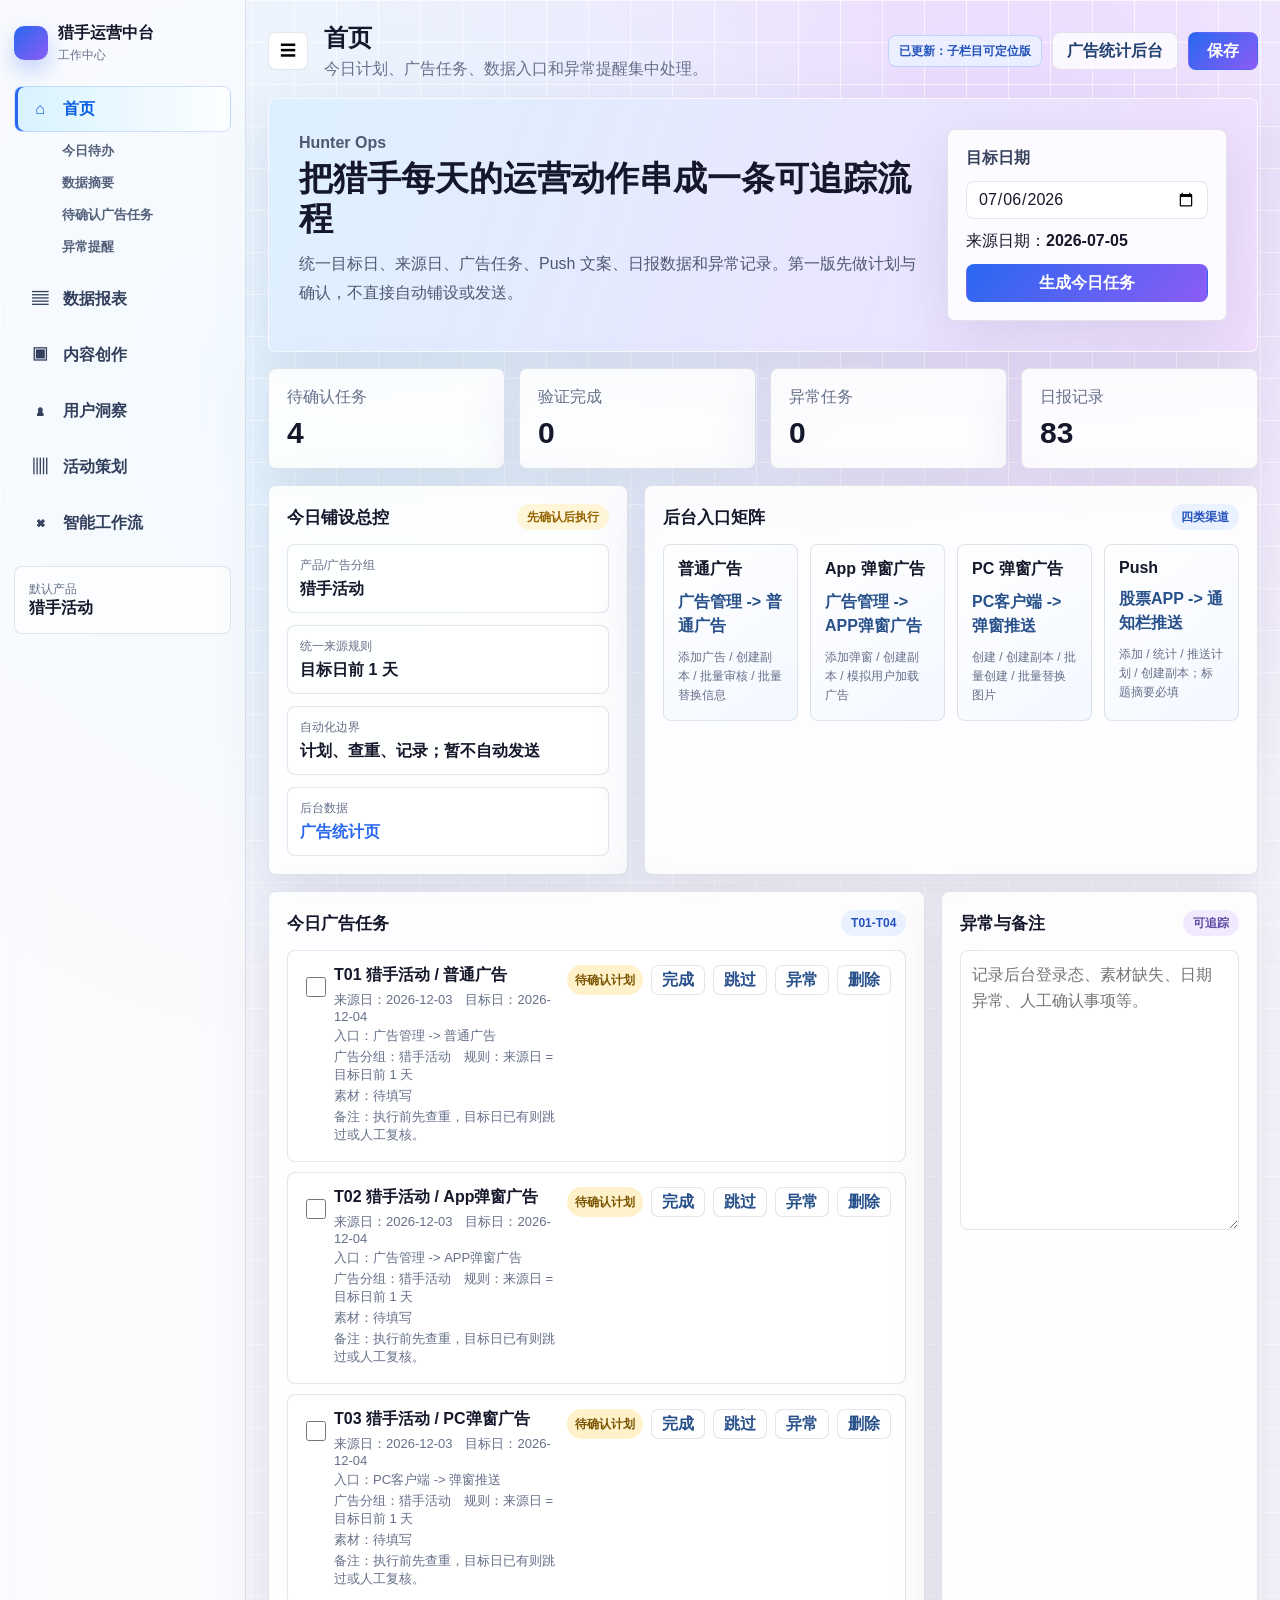
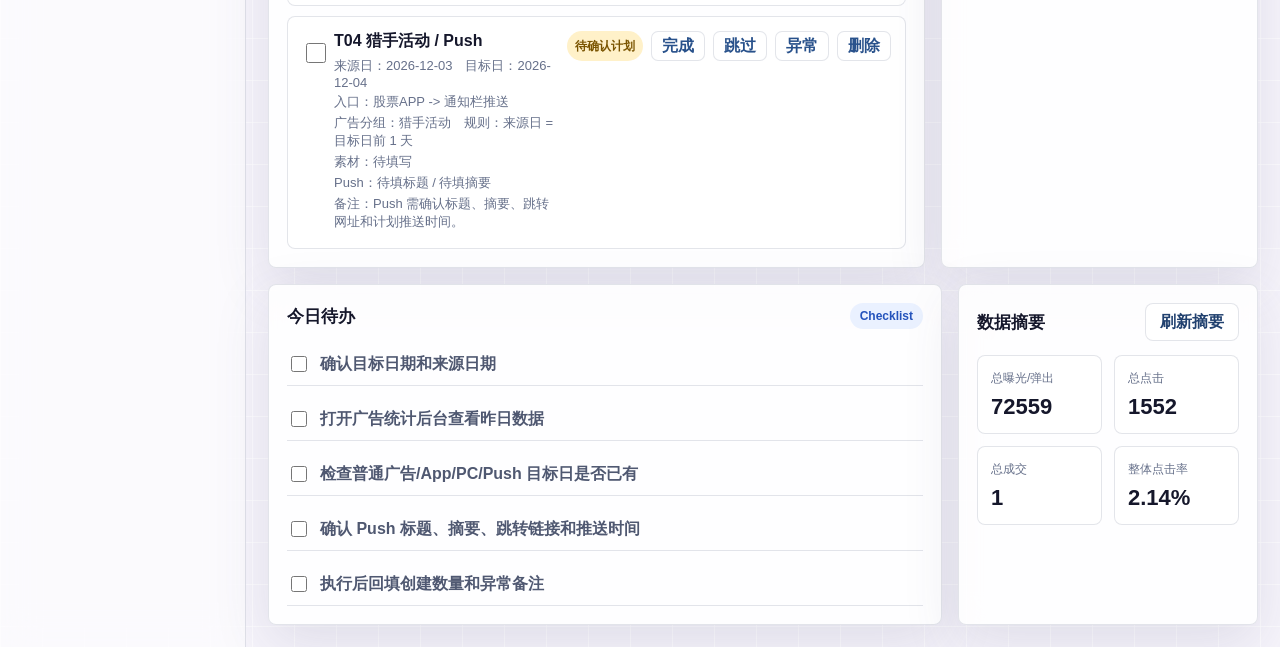
<file: index.html>
<!doctype html>
<html lang="zh-CN">
<head>
  <meta charset="utf-8">
  <meta name="viewport" content="width=device-width, initial-scale=1">
  <title>猎手运营中台</title>
  <link rel="stylesheet" href="./styles.css">
</head>
<body>
  <div class="app-shell">
    <aside class="sidebar">
      <div class="brand">
        <div class="brand-mark"></div>
        <div>
          <strong>猎手运营中台</strong>
          <span>工作中心</span>
        </div>
      </div>
      <nav class="nav" aria-label="主导航">
        <div class="nav-group active">
          <button class="nav-item active" data-view="home">
            <span class="icon">⌂</span>
            <span>首页</span>
          </button>
          <div class="subnav">
            <button data-view="home" data-anchor="homeTodo">今日待办</button>
            <button data-view="home" data-anchor="homeSummary">数据摘要</button>
            <button data-view="home" data-anchor="homeTasks">待确认广告任务</button>
            <button data-view="home" data-anchor="homeExceptions">异常提醒</button>
          </div>
        </div>
        <div class="nav-group">
          <button class="nav-item" data-view="reports">
            <span class="icon">▤</span>
            <span>数据报表</span>
          </button>
          <div class="subnav">
            <button data-view="reports" data-anchor="reportSource">后台广告统计入口</button>
            <button data-view="reports" data-anchor="dataImportPanel,dailyReportPanel">数据导入/手动录入</button>
            <button data-view="reports" data-anchor="dailyHeaderPanel,dailyDetailPanel">日报</button>
            <button data-view="reports" data-anchor="weeklyReportPanel">周报</button>
            <button data-view="reports" data-anchor="monthlyReportPanel">月报</button>
            <button data-view="reports" data-anchor="problemMaterialPanel">问题素材分析</button>
            <button data-view="reports" data-anchor="communityCopyReportPanel">社群文案分析</button>
          </div>
        </div>
        <div class="nav-group">
          <button class="nav-item" data-view="content">
            <span class="icon">▣</span>
            <span>内容创作</span>
          </button>
          <div class="subnav">
            <button data-view="content" data-anchor="communityCopy">社群文案</button>
            <button data-view="content" data-anchor="pushTemplates">Push 标题/摘要</button>
            <button data-view="content" data-anchor="activityCopy">活动话术</button>
            <button data-view="content" data-anchor="liveCopy">直播/课程链接话术</button>
            <button data-view="content" data-anchor="materialNotesPanel">素材备注</button>
          </div>
        </div>
        <div class="nav-group">
          <button class="nav-item" data-view="audience">
            <span class="icon">♟</span>
            <span>用户洞察</span>
          </button>
          <div class="subnav">
            <button data-view="audience" data-anchor="audienceManage">人群分组管理</button>
            <button data-view="audience" data-anchor="highAudiencePanel">高点击人群记录</button>
            <button data-view="audience" data-anchor="lowAudiencePanel">低效人群记录</button>
            <button data-view="audience" data-anchor="backendAudiencePanel">后台目标用户备注</button>
          </div>
        </div>
        <div class="nav-group">
          <button class="nav-item" data-view="campaign">
            <span class="icon">▥</span>
            <span>活动策划</span>
          </button>
          <div class="subnav">
            <button data-view="campaign" data-anchor="campaignCycle">活动周期</button>
            <button data-view="campaign" data-anchor="dailyMaterials">每日素材链接</button>
            <button data-view="campaign" data-anchor="promotionRhythmPanel">推广节奏</button>
            <button data-view="campaign" data-anchor="channelPlanPanel">四类渠道计划</button>
            <button data-view="campaign" data-anchor="campaignReviewPanel">活动复盘</button>
          </div>
        </div>
        <div class="nav-group">
          <button class="nav-item" data-view="workflow">
            <span class="icon">⌘</span>
            <span>智能工作流</span>
          </button>
          <div class="subnav">
            <button data-view="workflow" data-anchor="workflowConfigPanel,workflowTasksPanel">广告计划</button>
            <button data-view="workflow" data-anchor="workflowTasksPanel">T01 普通广告</button>
            <button data-view="workflow" data-anchor="workflowTasksPanel">T02 App弹窗广告</button>
            <button data-view="workflow" data-anchor="workflowTasksPanel">T03 PC弹窗广告</button>
            <button data-view="workflow" data-anchor="pushConfigPanel">T04 Push</button>
            <button data-view="workflow" data-anchor="placementProgressPanel">铺设进度</button>
            <button data-view="workflow" data-anchor="executionResultPanel">异常处理</button>
            <button data-view="workflow" data-anchor="executionResultPanel">执行结果</button>
          </div>
        </div>
      </nav>
      <div class="side-note">
        <span>默认产品</span>
        <strong>猎手活动</strong>
      </div>
    </aside>

    <main class="main">
      <header class="topbar">
        <button class="icon-btn" id="collapseSidebar" title="收起侧栏">☰</button>
        <div>
          <h1 id="pageTitle">首页</h1>
          <p id="pageSubtitle">今日计划、广告任务、数据入口和异常提醒集中处理。</p>
        </div>
        <div class="top-actions">
          <span class="version-badge">已更新：子栏目可定位版</span>
          <a class="ghost-link" href="https://zt.jingzhuan.cn/zt#/operation/circle/sheet/operate/adstat" target="_blank" rel="noreferrer">广告统计后台</a>
          <button class="primary-btn" id="saveAll">保存</button>
        </div>
      </header>

      <section class="view active" id="home">
        <div class="hero-panel">
          <div>
            <p class="eyebrow">Hunter Ops</p>
            <h2>把猎手每天的运营动作串成一条可追踪流程</h2>
            <p>统一目标日、来源日、广告任务、Push 文案、日报数据和异常记录。第一版先做计划与确认，不直接自动铺设或发送。</p>
          </div>
          <div class="date-card">
            <label for="targetDate">目标日期</label>
            <input type="date" id="targetDate">
            <span>来源日期：<strong id="sourceDateText">-</strong></span>
            <button class="primary-btn" id="generateTasks">生成今日任务</button>
          </div>
        </div>

        <div class="metric-grid">
          <article class="metric-card">
            <span>待确认任务</span>
            <strong id="pendingCount">0</strong>
          </article>
          <article class="metric-card">
            <span>验证完成</span>
            <strong id="doneCount">0</strong>
          </article>
          <article class="metric-card">
            <span>异常任务</span>
            <strong id="errorCount">0</strong>
          </article>
          <article class="metric-card">
            <span>日报记录</span>
            <strong id="reportCount">0</strong>
          </article>
        </div>

        <div class="ops-grid">
          <section class="panel" id="homeTasks">
            <div class="panel-head">
              <h3>今日铺设总控</h3>
              <span class="pill warn">先确认后执行</span>
            </div>
            <div class="control-stack">
              <div>
                <span>产品/广告分组</span>
                <strong>猎手活动</strong>
              </div>
              <div>
                <span>统一来源规则</span>
                <strong>目标日前 1 天</strong>
              </div>
              <div>
                <span>自动化边界</span>
                <strong>计划、查重、记录；暂不自动发送</strong>
              </div>
              <div>
                <span>后台数据</span>
                <a href="https://zt.jingzhuan.cn/zt#/operation/circle/sheet/operate/adstat" target="_blank" rel="noreferrer">广告统计页</a>
              </div>
            </div>
          </section>

          <section class="panel wide" id="communityCopy">
            <div class="panel-head">
              <h3>后台入口矩阵</h3>
              <span class="pill">四类渠道</span>
            </div>
            <div class="entry-grid">
              <article>
                <strong>普通广告</strong>
                <p>广告管理 -> 普通广告</p>
                <span>添加广告 / 创建副本 / 批量审核 / 批量替换信息</span>
              </article>
              <article>
                <strong>App 弹窗广告</strong>
                <p>广告管理 -> APP弹窗广告</p>
                <span>添加弹窗 / 创建副本 / 模拟用户加载广告</span>
              </article>
              <article>
                <strong>PC 弹窗广告</strong>
                <p>PC客户端 -> 弹窗推送</p>
                <span>创建 / 创建副本 / 批量创建 / 批量替换图片</span>
              </article>
              <article>
                <strong>Push</strong>
                <p>股票APP -> 通知栏推送</p>
                <span>添加 / 统计 / 推送计划 / 创建副本；标题摘要必填</span>
              </article>
            </div>
          </section>
        </div>

        <div class="two-column">
          <section class="panel" id="homeExceptions">
            <div class="panel-head">
              <h3>今日广告任务</h3>
              <span class="pill">T01-T04</span>
            </div>
            <div class="task-list" id="homeTaskList"></div>
          </section>
          <section class="panel" id="homeTodo">
            <div class="panel-head">
              <h3>异常与备注</h3>
              <span class="pill soft">可追踪</span>
            </div>
            <textarea id="dailyNotes" rows="10" placeholder="记录后台登录态、素材缺失、日期异常、人工确认事项等。"></textarea>
          </section>
        </div>

        <div class="section-grid mt">
          <section class="panel" id="homeSummary">
            <div class="panel-head">
              <h3>今日待办</h3>
              <span class="pill">Checklist</span>
            </div>
            <div class="todo-list">
              <label><input type="checkbox"> 确认目标日期和来源日期</label>
              <label><input type="checkbox"> 打开广告统计后台查看昨日数据</label>
              <label><input type="checkbox"> 检查普通广告/App/PC/Push 目标日是否已有</label>
              <label><input type="checkbox"> 确认 Push 标题、摘要、跳转链接和推送时间</label>
              <label><input type="checkbox"> 执行后回填创建数量和异常备注</label>
            </div>
          </section>
          <section class="panel" id="pushTemplates">
            <div class="panel-head">
              <h3>数据摘要</h3>
              <button class="secondary-btn" id="refreshSummary">刷新摘要</button>
            </div>
            <div class="summary-grid">
              <div><span>总曝光/弹出</span><strong id="summaryImpressions">0</strong></div>
              <div><span>总点击</span><strong id="summaryClicks">0</strong></div>
              <div><span>总成交</span><strong id="summaryDeals">0</strong></div>
              <div><span>整体点击率</span><strong id="summaryRate">-</strong></div>
            </div>
          </section>
        </div>
      </section>

      <section class="view" id="content">
        <div class="section-grid">
          <section class="panel wide">
            <div class="panel-head">
              <h3>社群文案</h3>
              <button class="secondary-btn" id="copyContent">复制文案</button>
            </div>
            <div class="form-grid">
              <label>文案类型
                <select id="copyType">
                  <option>社群文案</option>
                  <option>Push 摘要</option>
                  <option>活动话术</option>
                  <option>直播/课程链接话术</option>
                </select>
              </label>
              <label>渠道
                <select id="copyChannel">
                  <option>社群</option>
                  <option>股票APP Push</option>
                  <option>App 弹窗</option>
                  <option>PC 弹窗</option>
                </select>
              </label>
              <label>当前福利
                <input id="copyBenefit" placeholder="例如：主题猎手限时权益">
              </label>
              <label>链接/占位符
                <input id="copyLink" placeholder="填写课程、活动或落地页链接">
              </label>
            </div>
            <textarea id="copyDraft" rows="10" placeholder="这里生成或沉淀可复制话术。社群和直播话术默认只生成，不自动发送。"></textarea>
          </section>
          <section class="panel" id="materialNotesPanel">
            <div class="panel-head">
              <h3>Push 文案模板</h3>
              <span class="pill warn">标题摘要</span>
            </div>
            <div class="template-list">
              <button class="template-btn" data-template="名额告急！！！|办理主题猎手最高送6个月+1个月，仅剩1000个名额，先到先得，立即抢>>>">名额告急</button>
              <button class="template-btn" data-template="猎手活动限时开放|主题机会跟踪工具已开放，适合关注短线节奏的用户查看>>>">限时开放</button>
              <button class="template-btn" data-template="今晚别错过|猎手活动权益更新，点击查看今日可用福利>>>">今晚提醒</button>
            </div>
          </section>
          <section class="panel" id="workflowConfigPanel">
            <h3>素材备注</h3>
            <textarea id="materialNotes" rows="14" placeholder="记录主素材、备用素材、特殊尺寸图、二维码、临时补图说明。"></textarea>
          </section>
          <section class="panel wide" id="activityCopy">
            <div class="panel-head">
              <h3>活动话术</h3>
              <button class="secondary-btn" data-copy-note="activityCopy">复制</button>
            </div>
            <textarea data-note="activityCopy" rows="8" placeholder="沉淀活动预热、爆发、收口阶段话术。"></textarea>
          </section>
          <section class="panel" id="liveCopy">
            <div class="panel-head">
              <h3>直播/课程链接话术</h3>
              <button class="secondary-btn" data-copy-note="liveCopy">复制</button>
            </div>
            <textarea data-note="liveCopy" rows="8" placeholder="生成置顶或提醒话术，只复制不自动发送、不自动置顶。"></textarea>
          </section>
        </div>
      </section>

      <section class="view" id="audience">
        <div class="section-grid">
          <section class="panel wide" id="audienceManage">
            <div class="panel-head">
              <h3>人群分组记录</h3>
              <button class="secondary-btn" id="addAudienceRow">新增记录</button>
            </div>
            <div class="table-wrap">
              <table>
                <thead>
                  <tr>
                    <th>人群名称/ID</th>
                    <th>表现</th>
                    <th>备注</th>
                  </tr>
                </thead>
                <tbody id="audienceRows"></tbody>
              </table>
            </div>
          </section>
          <section class="panel" id="highAudiencePanel">
            <h3>洞察原则</h3>
            <div class="rule-list">
              <p>只记录和分析，不自动修改后台人群。</p>
              <p>高效图、低效图必须同产品、同渠道、同人群比较。</p>
              <p>人群异常要回到任务编号和广告 ID。</p>
            </div>
          </section>
          <section class="panel" id="lowAudiencePanel">
            <h3>高点击人群记录</h3>
            <textarea data-note="highAudience" rows="10" placeholder="记录点击率、成交、适合广告图方向和对应广告 ID。"></textarea>
          </section>
          <section class="panel">
            <h3>低效人群记录</h3>
            <textarea data-note="lowAudience" rows="10" placeholder="记录弹出高但点击低、点击为 0、成交差的人群。"></textarea>
          </section>
          <section class="panel wide" id="backendAudiencePanel">
            <h3>后台目标用户备注</h3>
            <textarea data-note="backendAudienceNote" rows="8" placeholder="粘贴后台目标用户分组、UID 说明、特殊排除人群和人工确认备注。"></textarea>
          </section>
        </div>
      </section>

      <section class="view" id="campaign">
        <div class="section-grid">
          <section class="panel wide" id="campaignCycle">
            <h3>活动周期</h3>
            <div class="form-grid">
              <label>活动阶段
                <input id="campaignPhase" placeholder="例如：预热 / 爆发 / 收口">
              </label>
              <label>开始日期
                <input data-note="campaignStart" type="date">
              </label>
              <label>结束日期
                <input data-note="campaignEnd" type="date">
              </label>
              <label>主素材链接或路径
                <input id="mainMaterial" placeholder="可填文件夹路径、网页链接或备注">
              </label>
              <label>备用素材链接或路径
                <input id="backupMaterial" placeholder="可填文件夹路径、网页链接或备注">
              </label>
              <label>特殊素材说明
                <input id="specialMaterial" placeholder="特殊尺寸、过期图、二维码、临时补图">
              </label>
            </div>
            <textarea id="campaignPlan" rows="12" placeholder="记录每日推广节奏、素材安排、人工确认事项和复盘结论。"></textarea>
          </section>
          <section class="panel">
            <h3>猎手固定配置</h3>
            <div class="config-list">
              <p><span>后台产品名</span><strong>猎手活动</strong></p>
              <p><span>广告分组</span><strong>猎手活动</strong></p>
              <p><span>产品别名</span><strong>无</strong></p>
              <p><span>长期广告</span><strong>无</strong></p>
              <p><span>来源规则</span><strong>目标日前 1 天</strong></p>
            </div>
          </section>
          <section class="panel wide" id="dailyMaterials">
            <div class="panel-head">
              <h3>每日素材链接</h3>
              <span class="pill soft">手动维护</span>
            </div>
            <div class="form-grid">
              <label>普通广告素材
                <input data-note="normalMaterial" placeholder="普通广告素材链接/路径">
              </label>
              <label>App 弹窗素材
                <input data-note="appMaterial" placeholder="App 弹窗素材链接/路径">
              </label>
              <label>PC 弹窗素材
                <input data-note="pcMaterial" placeholder="PC 弹窗素材链接/路径">
              </label>
              <label>Push 素材/封面
                <input data-note="pushMaterial" placeholder="Push 封面或素材链接/路径">
              </label>
            </div>
          </section>
          <section class="panel" id="promotionRhythmPanel">
            <h3>推广节奏</h3>
            <textarea data-note="promotionRhythm" rows="10" placeholder="记录每天普通广告、App弹窗、PC弹窗、Push 的推广节奏。"></textarea>
          </section>
          <section class="panel" id="channelPlanPanel">
            <h3>渠道计划</h3>
            <textarea data-note="channelPlan" rows="10" placeholder="普通广告/App弹窗/PC弹窗/Push 的计划、目标人群和注意事项。"></textarea>
          </section>
          <section class="panel wide" id="campaignReviewPanel">
            <h3>活动复盘</h3>
            <textarea data-note="campaignReview" rows="8" placeholder="记录活动结束后的数据表现、素材结论、人群结论和下次优化方向。"></textarea>
          </section>
        </div>
      </section>

      <section class="view" id="reports">
        <div class="section-grid">
          <section class="panel wide" id="reportSource">
            <div class="panel-head">
              <h3>广告数据入口</h3>
              <div class="button-row">
                <a class="secondary-btn" href="https://zt.jingzhuan.cn/zt#/operation/circle/sheet/operate/adstat" target="_blank" rel="noreferrer">打开后台</a>
                <button class="secondary-btn" id="loadBackendData">加载后台数据</button>
              </div>
            </div>
            <div class="report-source">
              <div>
                <span>默认筛选</span>
                <strong>广告分组 = 猎手活动</strong>
              </div>
              <div>
                <span>可分析字段</span>
                <strong>广告ID、标题、图片、人群、弹出数、点击数、订单、成交</strong>
              </div>
              <div>
                <span>第一版方式</span>
                <strong>从后台查看后录入关键行，后续再接自动读取</strong>
              </div>
            </div>
          </section>

          <section class="panel">
            <h3>日报日期</h3>
            <div class="form-grid single">
              <label>当前日期
                <input id="reportCurrentDate" type="date">
              </label>
              <label>对比日期
                <input id="reportCompareDate" type="date">
              </label>
            </div>
            <p class="hint">日期可自由选择；即使没有数据，也不会自动改回已有日期。</p>
          </section>

          <section class="panel">
            <h3>日报规则</h3>
            <div class="rule-list compact">
              <p>普通广告不进入换图策略。</p>
              <p>App/PC 弹窗只在同产品、同渠道、同人群内比较。</p>
              <p>低效图：样本足够且点击率低，或弹出高但点击为 0。</p>
              <p>社群文案标签固定按当前项目：猎手活动。</p>
            </div>
          </section>

          <section class="panel wide" id="dataImportPanel">
            <div class="panel-head">
              <h3>数据导入</h3>
              <button class="secondary-btn" id="importReportData">导入到日报</button>
            </div>
            <textarea id="dataImportText" rows="7" placeholder="可从后台表格复制后粘贴。建议列包含：广告ID、渠道、标题、人群、弹出数、点击数、成交数。"></textarea>
          </section>

          <section class="panel wide" id="dailyReportPanel">
            <div class="panel-head">
              <h3>日报数据录入</h3>
              <div class="button-row">
                <button class="secondary-btn" id="addReportRow">新增数据</button>
                <button class="secondary-btn" id="refreshDailyDetails">刷新日报视图</button>
              </div>
            </div>
            <div class="table-wrap">
              <table>
                <thead>
                  <tr>
                    <th>广告ID</th>
                    <th>渠道</th>
                    <th>标题</th>
                    <th>人群</th>
                    <th>弹出数</th>
                    <th>点击数</th>
                    <th>成交数</th>
                    <th>点击率</th>
                  </tr>
                </thead>
                <tbody id="reportRows"></tbody>
              </table>
            </div>
          </section>
          <section class="panel wide" id="dailyDetailPanel">
            <div class="panel-head">
              <h3>猎手活动日报总览</h3>
              <div class="button-row">
                <button class="secondary-btn" id="exportWord">导出 Word</button>
                <button class="secondary-btn" id="exportExcel">导出 Excel</button>
                <button class="secondary-btn" id="exportPpt">导出 PPT</button>
              </div>
            </div>
            <div class="daily-dashboard">
              <div class="daily-kpis" id="dailyKpis"></div>
              <div class="daily-block" id="marketBriefPanel">
                <h4>行情简述</h4>
                <div class="market-brief">
                  <div class="market-card" id="marketBriefText"></div>
                  <div class="market-mini-chart" id="marketMiniChart"></div>
                </div>
              </div>
              <div class="daily-block">
                <h4>成交漏斗</h4>
                <div class="funnel-list" id="dailyFunnel"></div>
              </div>
              <div class="daily-block">
                <h4>渠道拆分</h4>
                <div class="table-wrap">
                  <table>
                    <thead>
                      <tr>
                        <th>渠道</th>
                        <th>曝光/弹出</th>
                        <th>点击</th>
                        <th>点击率</th>
                        <th>成交</th>
                      </tr>
                    </thead>
                    <tbody id="channelBreakdown"></tbody>
                  </table>
                </div>
              </div>
              <div class="daily-block">
                <div class="panel-head inner">
                  <h4>问题素材 TOP</h4>
                  <button class="secondary-btn" id="addIssuesTodo">加入待办</button>
                </div>
                <div class="table-wrap">
                  <table>
                    <thead>
                      <tr>
                        <th>素材</th>
                        <th>广告ID</th>
                        <th>渠道</th>
                        <th>标题</th>
                        <th>人群</th>
                        <th>曝光/弹出</th>
                        <th>点击率</th>
                        <th>成交</th>
                        <th>建议替换图</th>
                        <th>创新方向</th>
                        <th>待办</th>
                      </tr>
                    </thead>
                    <tbody id="issueTopRows"></tbody>
                  </table>
                </div>
              </div>
              <div class="daily-block">
                <h4>命中人群拆分</h4>
                <div class="table-wrap">
                  <table>
                    <thead>
                      <tr>
                        <th>人群</th>
                        <th>广告数</th>
                        <th>曝光/弹出</th>
                        <th>点击</th>
                        <th>点击率</th>
                        <th>成交</th>
                      </tr>
                    </thead>
                    <tbody id="audienceBreakdown"></tbody>
                  </table>
                </div>
              </div>
              <div class="daily-block">
                <h4>复盘记录</h4>
                <textarea id="reviewArchive" rows="6" placeholder="保存日报复盘：问题原因、明日动作、素材待办、后台异常。"></textarea>
              </div>
            </div>
          </section>
          <section class="panel" id="dailyDraftPanel">
            <div class="panel-head">
              <h3>日报草稿</h3>
              <button class="secondary-btn" id="buildReport">生成</button>
            </div>
            <textarea id="reportDraft" rows="16" placeholder="根据录入数据生成日报草稿。"></textarea>
          </section>
          <section class="panel wide" id="strategyPanel">
            <div class="panel-head">
              <h3>问题素材 TOP / App-PC 策略</h3>
              <button class="secondary-btn" id="buildStrategy">生成策略</button>
            </div>
            <div class="strategy-list" id="strategyList"></div>
          </section>
          <section class="panel wide" id="dailyHeaderPanel">
            <div class="daily-report-header">
              <div>
                <h3>日报表</h3>
                <p id="dailyHeaderDesc">日报日期、对比日期、项目和口径由猎手活动后台数据生成。</p>
              </div>
              <div class="daily-filter-grid">
                <label>项目筛选
                  <select id="dailyProjectSelect">
                    <option>猎手活动</option>
                  </select>
                </label>
                <label>当前日期
                  <input id="dailyCurrentDate" type="date">
                </label>
                <label>对比日期
                  <input id="dailyCompareDate" type="date">
                </label>
                <label>日报口径
                  <select id="dailyScope">
                    <option>APP+PC全部</option>
                    <option>APP弹窗广告</option>
                    <option>PC弹窗广告</option>
                    <option>普通广告</option>
                    <option>Push</option>
                  </select>
                </label>
                <label>预警阈值
                  <input id="dailyWarnThreshold" type="number" value="10000">
                </label>
              </div>
              <div class="button-row daily-actions">
                <button class="secondary-btn" id="refreshDailyData">刷新数据</button>
                <button class="secondary-btn" id="copyDailyReport">复制日报</button>
                <button class="secondary-btn" id="downloadDailyWord">下载Word</button>
                <button class="secondary-btn" id="downloadDailyExcel">下载Excel</button>
                <button class="primary-btn" id="downloadDailyPpt">下载PPT</button>
              </div>
            </div>
          </section>
          <section class="panel wide" id="communityCopyReportPanel">
            <div class="panel-head">
              <h3>社群文案分析</h3>
              <div class="button-row">
                <a class="secondary-btn" href="https://zt.jingzhuan.cn/#/operation/circle/qiwei/material" target="_blank" rel="noreferrer">打开素材管理</a>
                <button class="secondary-btn" id="buildCommunityCopy">生成分析</button>
              </div>
            </div>
            <div class="report-source community-source">
              <div>
                <span>后台路径</span>
                <strong>企业微信 -> 素材管理</strong>
              </div>
              <div>
                <span>项目标签</span>
                <strong>猎手活动</strong>
              </div>
              <div>
                <span>统计口径</span>
                <strong>文案总数、使用人数合计、平均使用人数、TOP3 文案摘要</strong>
              </div>
            </div>
            <textarea id="communityCopyInput" rows="7" placeholder="可从素材管理复制文案数据后粘贴。建议列包含：内容、使用人数、创建时间、状态。"></textarea>
            <div class="community-summary" id="communitySummary"></div>
          </section>
          <section class="panel" id="weeklyReportPanel">
            <h3>周报</h3>
            <textarea data-note="weeklyReport" rows="10" placeholder="汇总本周渠道表现、素材表现、问题人群和下周计划。"></textarea>
          </section>
          <section class="panel" id="monthlyReportPanel">
            <h3>月报</h3>
            <textarea data-note="monthlyReport" rows="10" placeholder="汇总本月活动节奏、广告表现、素材沉淀和复盘结论。"></textarea>
          </section>
          <section class="panel wide" id="problemMaterialPanel">
            <h3>问题素材分析</h3>
            <textarea data-note="problemMaterialAnalysis" rows="8" placeholder="记录低效广告 ID、图片方向、目标人群、问题原因、推荐替代方向。"></textarea>
          </section>
        </div>
      </section>

      <section class="view" id="workflow">
        <div class="workflow-grid">
          <section class="panel">
            <div class="panel-head">
              <h3>任务配置器</h3>
              <span class="pill">人工确认</span>
            </div>
            <label>目标日期
              <input type="date" id="workflowTargetDate">
            </label>
            <label>主素材链接/路径
              <input id="workflowMaterial" placeholder="文件夹路径、网页链接或备注">
            </label>
            <label>查重后动作
              <select id="duplicateAction">
                <option>目标日已有则跳过</option>
                <option>目标日已有则人工复核</option>
                <option>只生成计划不执行</option>
              </select>
            </label>
            <button class="primary-btn full" id="generateWorkflowTasks">生成 T01-T04</button>
            <div class="checklist">
              <label><input type="checkbox"> 已确认后台登录态</label>
              <label><input type="checkbox"> 已确认目标日</label>
              <label><input type="checkbox"> 已确认素材链接</label>
              <label><input type="checkbox"> 已确认 Push 标题摘要</label>
            </div>
          </section>

          <section class="panel wide" id="workflowTasksPanel">
            <div class="panel-head">
              <h3>广告计划</h3>
              <div class="button-row">
                <button class="secondary-btn" id="runSelected">标记验证中</button>
                <button class="secondary-btn" id="clearErrors">清除异常</button>
              </div>
            </div>
            <div class="task-board" id="workflowTasks"></div>
          </section>

          <section class="panel wide" id="pushConfigPanel">
            <div class="panel-head">
              <h3>Push 文案配置</h3>
              <span class="pill warn">发送前确认</span>
            </div>
            <div class="form-grid">
              <label>Push 标题
                <input id="pushTitle" placeholder="例如：名额告急！！！">
              </label>
              <label>Push 摘要
                <input id="pushSummary" placeholder="填写摘要，执行前必须人工确认">
              </label>
              <label>跳转网址
                <input id="pushUrl" placeholder="https://...">
              </label>
              <label>计划推送时间
                <input id="pushTime" type="datetime-local">
              </label>
              <label>平台
                <select id="pushPlatform">
                  <option>全部</option>
                  <option>iOS</option>
                  <option>Android</option>
                </select>
              </label>
              <label>额外推送 UID
                <input id="pushUid" placeholder="多个 UID 用英文逗号分隔">
              </label>
            </div>
          </section>

          <section class="panel wide" id="executionResultPanel">
            <div class="panel-head">
              <h3>执行结果与异常处理</h3>
              <span class="pill soft">回查记录</span>
            </div>
            <div class="result-grid">
              <label>执行结果
                <textarea id="executionResult" rows="6" placeholder="记录每个任务实际创建数量、跳过原因、后台回查结果。"></textarea>
              </label>
              <label>异常原因
                <textarea id="exceptionNote" rows="6" placeholder="记录登录态失效、素材缺失、接口字段变化、日期错配等。"></textarea>
              </label>
            </div>
          </section>
          <section class="panel wide" id="placementProgressPanel">
            <div class="panel-head">
              <h3>铺设进度</h3>
              <span class="pill">按编号串行</span>
            </div>
            <div class="progress-lanes">
              <article><strong>T01 普通广告</strong><span>待确认 -> 查重 -> 创建/复制 -> 回查 -> 结果</span></article>
              <article><strong>T02 App弹窗广告</strong><span>待确认 -> 查重 -> 创建副本 -> 素材确认 -> 回查</span></article>
              <article><strong>T03 PC弹窗广告</strong><span>待确认 -> 查重 -> 批量创建/副本 -> 图片确认 -> 回查</span></article>
              <article><strong>T04 Push</strong><span>标题摘要确认 -> 推送时间确认 -> 创建计划 -> 回查</span></article>
            </div>
          </section>
        </div>
      </section>
    </main>
  </div>

  <div class="toast" id="toast" role="status" aria-live="polite"></div>
  <script src="./data/hunter-adstat-data.js"></script>
  <script src="./data/hunter-community-copy-data.js"></script>
  <script src="./app.js"></script>
</body>
</html>
</file>
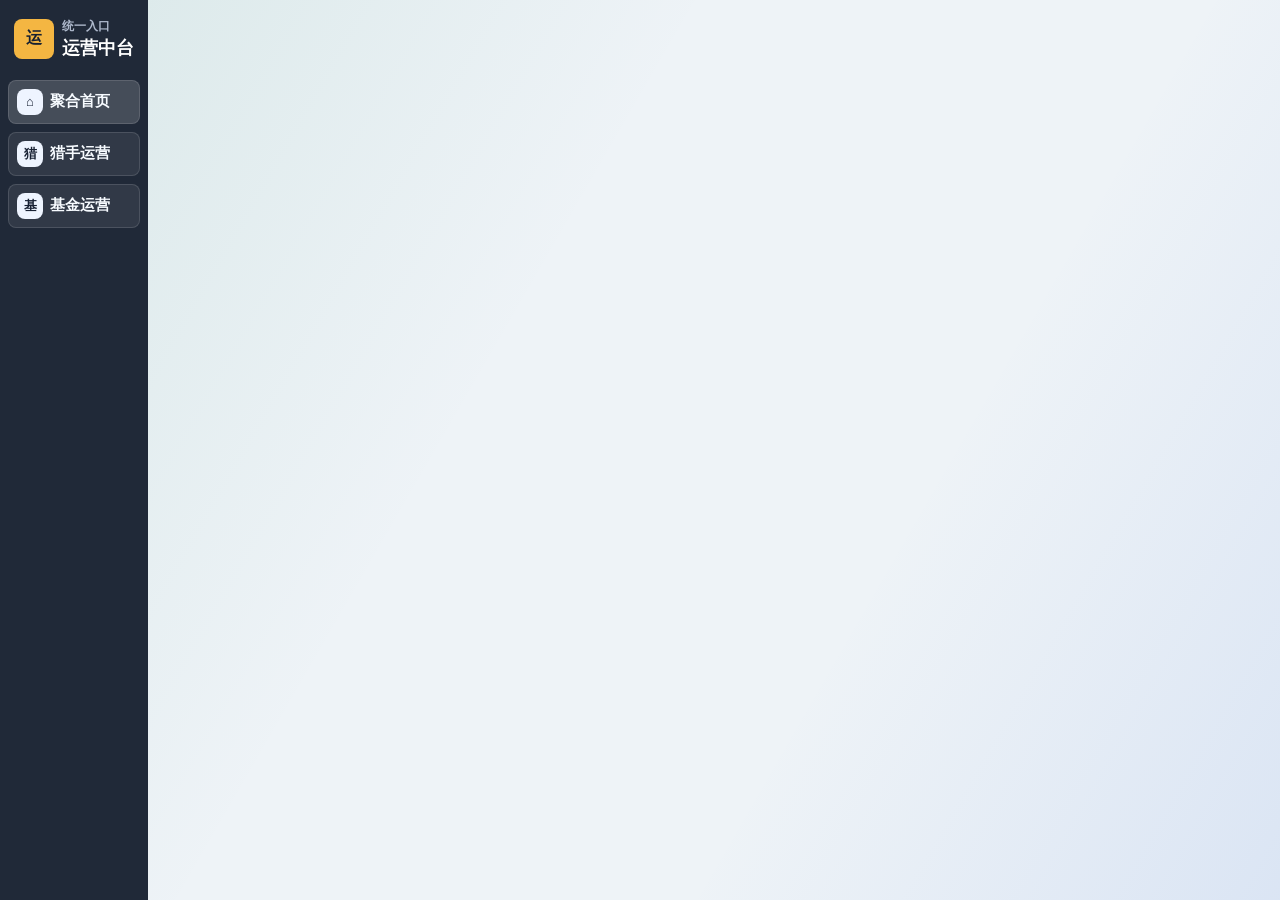
<file: portal/index.html>
<!doctype html>
<html lang="zh-CN">
<head>
  <meta charset="utf-8">
  <meta name="viewport" content="width=device-width, initial-scale=1">
  <title>运营中台</title>
  <link rel="stylesheet" href="./styles.css">
</head>
<body>
  <main class="shell" aria-label="运营中台">
    <aside class="sidebar" aria-label="运营平台菜单">
      <div class="brand">
        <span class="brand-mark" aria-hidden="true">运</span>
        <div>
          <p class="eyebrow">统一入口</p>
          <h1>运营中台</h1>
        </div>
      </div>

      <nav class="platform-nav" aria-label="运营平台">
        <button class="nav-button is-active" type="button" data-view="home">
          <span class="nav-icon" aria-hidden="true">⌂</span>
          <span>聚合首页</span>
        </button>
        <button class="nav-button" type="button" data-title="猎手运营" data-frame="hunter-frame">
          <span class="nav-icon" aria-hidden="true">猎</span>
          <span>猎手运营</span>
        </button>
        <button class="nav-button" type="button" data-title="基金运营" data-frame="fund-frame">
          <span class="nav-icon" aria-hidden="true">基</span>
          <span>基金运营</span>
        </button>
      </nav>
    </aside>

    <section class="workspace" aria-label="运营内容展示区">
      <section class="portal-home" id="portal-home" aria-label="聚合首页"></section>

      <div class="status-toast" id="status-toast" hidden>
        <span id="status-title">正在打开平台</span>
      </div>
      <iframe class="content-frame" id="hunter-frame" title="猎手运营" src="https://czs-ops.github.io/hunter-work-center/"></iframe>
      <iframe class="content-frame" id="fund-frame" title="基金运营" src="https://0a8f688b91384b68b411969a2ea710c7.app.codebuddy.work"></iframe>
    </section>
  </main>

  <script>
    const home = document.getElementById("portal-home");
    const statusToast = document.getElementById("status-toast");
    const statusTitle = document.getElementById("status-title");
    const navButtons = document.querySelectorAll(".nav-button");
    const frames = {
      "hunter-frame": document.getElementById("hunter-frame"),
      "fund-frame": document.getElementById("fund-frame")
    };
    const loadedFrames = new Set();
    let activeFrameId = "";
    let statusTimer = 0;

    function setActiveButton(title) {
      navButtons.forEach((button) => {
        const isHome = button.dataset.view === "home" && title === "聚合首页";
        const isPlatform = button.dataset.title === title;
        button.classList.toggle("is-active", isHome || isPlatform);
      });
    }

    function hideFrames() {
      Object.values(frames).forEach((frame) => {
        frame.classList.remove("is-active");
      });
      activeFrameId = "";
    }

    function showHome() {
      hideFrames();
      statusToast.hidden = true;
      home.hidden = false;
      setActiveButton("聚合首页");
    }

    function showStatus(text) {
      window.clearTimeout(statusTimer);
      statusTitle.textContent = text;
      statusToast.hidden = false;
      statusTimer = window.setTimeout(() => {
        statusToast.hidden = true;
      }, 1200);
    }

    function showPlatform(title, frameId) {
      const frame = frames[frameId];
      home.hidden = true;
      hideFrames();
      activeFrameId = frameId;
      frame.title = title;
      frame.classList.add("is-active");
      setActiveButton(title);
      showStatus(loadedFrames.has(frameId) ? `已切换到${title}` : `正在打开${title}`);
    }

    Object.entries(frames).forEach(([frameId, frame]) => {
      frame.addEventListener("load", () => {
        loadedFrames.add(frameId);
        if (activeFrameId === frameId) {
          statusToast.hidden = true;
        }
      });
    });

    document.querySelector(".platform-nav").addEventListener("click", (event) => {
      const button = event.target.closest(".nav-button");
      if (!button) return;

      if (button.dataset.view === "home") {
        showHome();
        return;
      }

      showPlatform(button.dataset.title, button.dataset.frame);
    });
  </script>
</body>
</html>
</file>
<file: styles.css>
:root {
  --bg: #f6f4fb;
  --panel: rgba(255, 255, 255, 0.86);
  --panel-strong: #ffffff;
  --ink: #15172b;
  --muted: #66708a;
  --line: rgba(102, 112, 138, 0.18);
  --blue: #2868f0;
  --violet: #8c5cf6;
  --pink: #f0d7ff;
  --cyan: #dff4ff;
  --green: #19a974;
  --yellow: #d88a00;
  --red: #d93f4c;
  --shadow: 0 18px 55px rgba(68, 69, 110, 0.13);
}

* {
  box-sizing: border-box;
}

body {
  margin: 0;
  min-height: 100vh;
  color: var(--ink);
  font-family: "Microsoft YaHei", "PingFang SC", Arial, sans-serif;
  background:
    linear-gradient(rgba(255,255,255,0.66) 1px, transparent 1px),
    linear-gradient(90deg, rgba(255,255,255,0.66) 1px, transparent 1px),
    radial-gradient(circle at 28% 18%, #e0f3ff 0, transparent 32%),
    radial-gradient(circle at 78% 6%, #ead9ff 0, transparent 30%),
    var(--bg);
  background-size: 42px 42px, 42px 42px, auto, auto, auto;
}

button,
input,
select,
textarea {
  font: inherit;
}

button {
  cursor: pointer;
}

.app-shell {
  display: flex;
  min-height: 100vh;
}

.sidebar {
  width: 246px;
  padding: 18px 14px;
  background: rgba(255, 255, 255, 0.54);
  border-right: 1px solid var(--line);
  backdrop-filter: blur(18px);
  transition: width .2s ease, padding .2s ease;
}

.app-shell.collapsed .sidebar {
  width: 82px;
  padding-inline: 10px;
}

.brand {
  display: flex;
  align-items: center;
  gap: 10px;
  min-height: 50px;
  margin-bottom: 18px;
}

.brand-mark {
  width: 34px;
  height: 34px;
  border-radius: 10px;
  background: linear-gradient(135deg, var(--blue), var(--violet));
  box-shadow: 0 10px 22px rgba(40, 104, 240, 0.28);
}

.brand strong,
.brand span {
  display: block;
  white-space: nowrap;
}

.brand span {
  margin-top: 3px;
  color: var(--muted);
  font-size: 12px;
}

.app-shell.collapsed .brand div:last-child,
.app-shell.collapsed .nav-item span:last-child,
.app-shell.collapsed .subnav,
.app-shell.collapsed .side-note {
  display: none;
}

.nav {
  display: grid;
  gap: 10px;
}

.nav-group {
  display: grid;
  gap: 4px;
}

.nav-item {
  display: flex;
  align-items: center;
  gap: 12px;
  width: 100%;
  min-height: 46px;
  padding: 0 14px;
  color: #33405d;
  background: transparent;
  border: 1px solid transparent;
  border-radius: 8px;
  font-weight: 700;
}

.nav-item.active {
  color: #075de3;
  background: linear-gradient(90deg, rgba(212, 241, 255, 0.9), rgba(255,255,255,0.74));
  border-color: rgba(40, 104, 240, 0.18);
  box-shadow: inset 3px 0 0 var(--blue);
}

.subnav {
  display: none;
  gap: 2px;
  padding: 0 0 4px 38px;
}

.nav-group.active .subnav {
  display: grid;
}

.subnav button {
  min-height: 30px;
  padding: 0 10px;
  border: 0;
  border-radius: 7px;
  color: #53607a;
  background: transparent;
  text-align: left;
  font-size: 13px;
  font-weight: 700;
}

.subnav button:hover,
.subnav button.active {
  color: #075de3;
  background: rgba(234, 241, 255, .76);
}

.icon {
  width: 22px;
  text-align: center;
}

.side-note {
  margin-top: 20px;
  padding: 14px;
  border: 1px solid var(--line);
  border-radius: 8px;
  background: rgba(255,255,255,0.64);
}

.side-note span,
.side-note strong {
  display: block;
}

.side-note span {
  color: var(--muted);
  font-size: 12px;
}

.main {
  flex: 1;
  min-width: 0;
  padding: 22px;
}

.topbar {
  display: flex;
  align-items: center;
  gap: 16px;
  margin-bottom: 18px;
}

.topbar h1 {
  margin: 0;
  font-size: 24px;
  letter-spacing: 0;
}

.topbar p {
  margin: 5px 0 0;
  color: var(--muted);
}

.top-actions {
  display: flex;
  align-items: center;
  gap: 10px;
  margin-left: auto;
}

.version-badge {
  display: inline-flex;
  align-items: center;
  min-height: 32px;
  padding: 0 10px;
  border: 1px solid rgba(40, 104, 240, .22);
  border-radius: 8px;
  color: #2453bc;
  background: rgba(234, 241, 255, .86);
  font-size: 12px;
  font-weight: 800;
  white-space: nowrap;
}

.icon-btn,
.primary-btn,
.secondary-btn,
.ghost-link {
  min-height: 38px;
  border-radius: 8px;
  border: 1px solid var(--line);
  text-decoration: none;
}

.icon-btn {
  width: 40px;
  background: var(--panel-strong);
}

.primary-btn {
  padding: 0 18px;
  color: #fff;
  border-color: transparent;
  background: linear-gradient(135deg, var(--blue), var(--violet));
  font-weight: 700;
}

.secondary-btn,
.ghost-link {
  display: inline-flex;
  align-items: center;
  justify-content: center;
  padding: 0 14px;
  color: #21416f;
  background: rgba(255,255,255,0.78);
  font-weight: 700;
}

.full {
  width: 100%;
}

.view {
  display: none;
}

.view.active {
  display: block;
}

.view.subpage-mode .hero-panel,
.view.subpage-mode .metric-grid,
.view.subpage-mode .date-card,
.view.subpage-mode .panel:not(.subpage-active) {
  display: none;
}

.view.subpage-mode .two-column,
.view.subpage-mode .section-grid,
.view.subpage-mode .workflow-grid,
.view.subpage-mode .ops-grid {
  grid-template-columns: 1fr;
}

.view.subpage-mode .subpage-active {
  display: block;
}

.hero-panel {
  display: grid;
  grid-template-columns: minmax(0, 1fr) 280px;
  gap: 20px;
  min-height: 230px;
  padding: 30px;
  border: 1px solid rgba(255,255,255,0.75);
  border-radius: 8px;
  background:
    linear-gradient(110deg, rgba(220, 240, 255, 0.96), rgba(239, 217, 255, 0.86)),
    var(--panel);
  box-shadow: var(--shadow);
  overflow: hidden;
}

.eyebrow {
  margin: 0 0 8px;
  color: #4f6ce8;
  font-weight: 800;
}

.hero-panel h2 {
  max-width: 760px;
  margin: 0 0 12px;
  font-size: 34px;
  line-height: 1.18;
  letter-spacing: 0;
}

.hero-panel p {
  max-width: 760px;
  margin: 0;
  color: #4f5871;
  line-height: 1.8;
}

.date-card,
.panel,
.metric-card {
  border: 1px solid var(--line);
  border-radius: 8px;
  background: var(--panel);
  box-shadow: var(--shadow);
  backdrop-filter: blur(14px);
}

.date-card {
  display: grid;
  align-content: center;
  gap: 12px;
  padding: 18px;
}

.metric-grid {
  display: grid;
  grid-template-columns: repeat(4, minmax(0, 1fr));
  gap: 14px;
  margin: 16px 0;
}

.mt {
  margin-top: 16px;
}

.metric-card {
  padding: 18px;
}

.metric-card span {
  color: var(--muted);
}

.metric-card strong {
  display: block;
  margin-top: 8px;
  font-size: 30px;
}

.two-column,
.section-grid,
.workflow-grid,
.ops-grid {
  display: grid;
  gap: 16px;
}

.ops-grid {
  grid-template-columns: 360px minmax(0, 1fr);
  margin-bottom: 16px;
}

.two-column {
  grid-template-columns: minmax(0, 1.35fr) minmax(300px, .65fr);
}

.section-grid {
  grid-template-columns: minmax(0, 1.5fr) minmax(300px, .5fr);
}

.workflow-grid {
  grid-template-columns: 320px minmax(0, 1fr);
}

.wide {
  min-width: 0;
}

.workflow-grid .wide:last-child {
  grid-column: 1 / -1;
}

.panel {
  padding: 18px;
}

.focused-panel {
  outline: 2px solid rgba(40, 104, 240, .72);
  box-shadow: 0 0 0 6px rgba(40, 104, 240, .1), var(--shadow);
}

.panel h3 {
  margin: 0 0 14px;
  font-size: 17px;
}

.panel-head {
  display: flex;
  align-items: center;
  justify-content: space-between;
  gap: 12px;
  margin-bottom: 14px;
}

.panel-head h3 {
  margin: 0;
}

.pill {
  display: inline-flex;
  align-items: center;
  min-height: 26px;
  padding: 0 10px;
  border-radius: 999px;
  color: #2453bc;
  background: #eaf1ff;
  font-size: 12px;
  font-weight: 800;
}

.pill.soft {
  color: #5f4aa1;
  background: #f1eaff;
}

.pill.warn {
  color: #946300;
  background: #fff5d8;
}

label {
  display: grid;
  gap: 7px;
  color: #39435e;
  font-weight: 700;
}

input,
select,
textarea {
  width: 100%;
  border: 1px solid var(--line);
  border-radius: 8px;
  background: rgba(255,255,255,0.86);
  color: var(--ink);
  outline: none;
}

input,
select {
  height: 38px;
  padding: 0 11px;
}

textarea {
  min-height: 94px;
  padding: 11px;
  resize: vertical;
  line-height: 1.6;
}

.form-grid {
  display: grid;
  grid-template-columns: repeat(2, minmax(0, 1fr));
  gap: 14px;
  margin-bottom: 14px;
}

.form-grid.single {
  grid-template-columns: 1fr;
}

.hint {
  margin: 8px 0 0;
  color: var(--muted);
  font-size: 13px;
  line-height: 1.6;
}

.task-list,
.task-board {
  display: grid;
  gap: 10px;
}

.task-card {
  display: grid;
  grid-template-columns: auto minmax(0, 1fr) auto;
  gap: 12px;
  align-items: start;
  padding: 14px;
  border: 1px solid var(--line);
  border-radius: 8px;
  background: rgba(255,255,255,0.72);
}

.task-card.done {
  opacity: .62;
  background: rgba(240, 242, 247, 0.76);
}

.task-card strong {
  display: block;
  margin-bottom: 5px;
}

.task-card p {
  margin: 3px 0;
  color: var(--muted);
  font-size: 13px;
}

.task-actions {
  display: flex;
  flex-wrap: wrap;
  justify-content: flex-end;
  gap: 8px;
}

.mini-btn {
  min-height: 30px;
  padding: 0 10px;
  border: 1px solid var(--line);
  border-radius: 7px;
  background: #fff;
  color: #28518b;
  font-weight: 700;
}

.status {
  display: inline-flex;
  align-items: center;
  min-height: 24px;
  padding: 0 8px;
  border-radius: 999px;
  font-size: 12px;
  font-weight: 800;
}

.status.pending { color: #7a5400; background: #fff1c9; }
.status.checking { color: #184bb0; background: #e7f0ff; }
.status.done { color: #05734f; background: #dff8ed; }
.status.skipped { color: #657085; background: #edf0f5; }
.status.error { color: #ad1d2d; background: #ffe5e8; }

.table-wrap {
  overflow-x: auto;
}

table {
  width: 100%;
  border-collapse: collapse;
  min-width: 760px;
}

th,
td {
  border-bottom: 1px solid var(--line);
  padding: 10px 8px;
  text-align: left;
  vertical-align: top;
  font-size: 13px;
}

th {
  color: #4e5b78;
  background: rgba(245, 248, 255, 0.72);
}

td input,
td select {
  min-width: 120px;
}

.button-row {
  display: flex;
  flex-wrap: wrap;
  gap: 8px;
}

.control-stack,
.report-source,
.entry-grid,
.template-list,
.strategy-list,
.checklist,
.result-grid,
.todo-list,
.summary-grid,
.progress-lanes,
.community-summary {
  display: grid;
  gap: 12px;
}

.control-stack > div,
.report-source > div {
  display: grid;
  gap: 5px;
  padding: 12px;
  border: 1px solid var(--line);
  border-radius: 8px;
  background: rgba(255,255,255,0.66);
}

.community-source {
  grid-template-columns: repeat(3, minmax(0, 1fr));
  margin-bottom: 12px;
}

.community-summary {
  margin-top: 12px;
}

.community-summary .summary-cards {
  display: grid;
  grid-template-columns: repeat(3, minmax(0, 1fr));
  gap: 12px;
}

.tag-summary-grid {
  display: grid;
  grid-template-columns: repeat(4, minmax(0, 1fr));
  gap: 12px;
}

.tag-copy-card strong {
  font-size: 26px;
}

.daily-dashboard,
.daily-kpis,
.funnel-list {
  display: grid;
  gap: 12px;
}

.daily-dashboard {
  grid-template-columns: 2fr 1fr;
  align-items: start;
}

#dailyHeaderPanel {
  order: -20;
}

#dailyDetailPanel {
  order: -19;
}

.daily-report-header {
  display: grid;
  grid-template-columns: minmax(260px, 1fr) minmax(480px, 1.5fr);
  gap: 16px;
  align-items: start;
}

.daily-report-header h3 {
  margin: 0 0 8px;
  font-size: 24px;
}

.daily-report-header p {
  margin: 0;
  color: var(--muted);
  line-height: 1.6;
}

.daily-filter-grid {
  display: grid;
  grid-template-columns: repeat(5, minmax(120px, 1fr));
  gap: 10px;
}

.daily-actions {
  grid-column: 1 / -1;
  justify-content: flex-end;
}

.daily-kpis {
  grid-template-columns: repeat(3, minmax(0, 1fr));
  align-content: start;
}

.daily-dashboard > .daily-block:not(#marketBriefPanel) {
  grid-column: 1 / -1;
}

#marketBriefPanel {
  grid-column: 2;
  grid-row: 1;
  min-height: 396px;
}

.daily-kpis article,
.daily-block,
.funnel-list article {
  padding: 14px;
  border: 1px solid var(--line);
  border-radius: 8px;
  background: rgba(255,255,255,.7);
}

.daily-kpis article {
  min-height: 126px;
}

.kpi-section-label {
  grid-column: 1 / -1;
  margin: -2px 0 -4px;
  color: #f06a1a;
  font-weight: 900;
  font-size: 15px;
}

.metric-delta {
  float: right;
  min-height: 24px;
  padding: 3px 8px;
  border-radius: 999px;
  background: #eaf1ff;
  color: #254f99;
  font-size: 12px;
  font-weight: 800;
}

.metric-delta.up {
  background: #ffe8ea;
  color: #c22c3a;
}

.metric-delta.down {
  background: #ddf7ee;
  color: #087955;
}

.market-brief {
  display: grid;
  grid-template-columns: 1fr;
  gap: 14px;
}

.market-card {
  padding: 14px;
  border: 1px dashed rgba(216, 138, 0, .32);
  border-radius: 8px;
  background: rgba(255, 249, 238, .7);
}

.market-card p {
  margin: 0;
  color: #6b5a45;
  line-height: 1.75;
}

.market-mini-chart {
  min-height: 230px;
  border: 1px solid var(--line);
  border-radius: 8px;
  background:
    linear-gradient(rgba(216, 138, 0, .12) 1px, transparent 1px),
    linear-gradient(90deg, rgba(216, 138, 0, .08) 1px, transparent 1px),
    rgba(255,255,255,.65);
  background-size: 100% 25%, 42px 42px, auto;
  padding: 12px;
}

.market-mini-chart svg {
  width: 100%;
  height: 180px;
  display: block;
}

.market-mini-chart .chart-title {
  display: flex;
  justify-content: space-between;
  gap: 8px;
  margin-bottom: 8px;
  color: #7a4d19;
  font-weight: 800;
  font-size: 13px;
}

.daily-kpis span,
.funnel-list span {
  display: block;
  color: var(--muted);
  font-size: 12px;
}

.daily-kpis strong {
  display: block;
  margin-top: 7px;
  font-size: 24px;
}

.daily-kpis em {
  display: block;
  margin-top: 6px;
  color: #f06a1a;
  font-style: normal;
  font-size: 12px;
  font-weight: 800;
}

.daily-block h4 {
  margin: 0 0 12px;
  font-size: 15px;
}

.panel-head.inner {
  margin-bottom: 12px;
}

.panel-head.inner h4 {
  margin: 0;
}

.funnel-list {
  grid-template-columns: repeat(4, minmax(0, 1fr));
}

.funnel-list strong {
  display: block;
  margin-top: 5px;
  font-size: 20px;
}

.community-summary article,
.community-summary .copy-card {
  padding: 13px;
  border: 1px solid var(--line);
  border-radius: 8px;
  background: rgba(255,255,255,.7);
}

.community-summary span {
  display: block;
  color: var(--muted);
  font-size: 12px;
}

.community-summary strong {
  display: block;
  margin-top: 6px;
  font-size: 22px;
}

.copy-card p {
  margin: 6px 0 0;
  color: #4f5871;
  line-height: 1.6;
}

.material-thumb {
  width: 72px;
  height: 44px;
  object-fit: contain;
  border: 1px solid var(--line);
  border-radius: 6px;
  background: #fff;
  box-shadow: 0 6px 16px rgba(120, 80, 30, .12);
}

.image-empty {
  width: 72px;
  height: 44px;
  display: grid;
  place-items: center;
  border: 1px dashed var(--line);
  border-radius: 6px;
  color: var(--muted);
  font-size: 12px;
  background: rgba(255,255,255,.64);
}

.control-stack span,
.report-source span {
  color: var(--muted);
  font-size: 12px;
}

.control-stack a {
  color: var(--blue);
  font-weight: 800;
  text-decoration: none;
}

.entry-grid {
  grid-template-columns: repeat(4, minmax(0, 1fr));
}

.entry-grid article {
  min-height: 138px;
  padding: 14px;
  border: 1px solid var(--line);
  border-radius: 8px;
  background: linear-gradient(145deg, rgba(255,255,255,.9), rgba(239,245,255,.72));
}

.entry-grid strong,
.entry-grid p,
.entry-grid span {
  display: block;
}

.entry-grid p {
  margin: 10px 0;
  color: #28518b;
  font-weight: 800;
  line-height: 1.5;
}

.entry-grid span {
  color: var(--muted);
  font-size: 12px;
  line-height: 1.6;
}

.template-list {
  grid-template-columns: 1fr;
}

.template-btn {
  min-height: 40px;
  padding: 0 12px;
  border: 1px solid var(--line);
  border-radius: 8px;
  color: #21416f;
  background: rgba(255,255,255,0.82);
  text-align: left;
  font-weight: 800;
}

.strategy-item {
  display: grid;
  grid-template-columns: minmax(0, 1fr) minmax(180px, 280px);
  gap: 12px;
  padding: 14px;
  border: 1px solid var(--line);
  border-radius: 8px;
  background: rgba(255,255,255,.72);
}

.strategy-item strong,
.strategy-item span {
  display: block;
}

.strategy-item span {
  margin-top: 5px;
  color: var(--muted);
  line-height: 1.6;
}

.strategy-item .status {
  align-self: start;
  justify-content: center;
  min-height: 34px;
  padding: 7px 10px;
  border-radius: 8px;
  color: #657085;
  white-space: normal;
  line-height: 1.4;
}

.checklist {
  margin-top: 14px;
  padding-top: 14px;
  border-top: 1px solid var(--line);
}

.checklist label {
  display: flex;
  grid-template-columns: none;
  align-items: center;
  gap: 9px;
  color: #4f5871;
}

.checklist input,
.todo-list input {
  width: 16px;
  height: 16px;
}

.todo-list label {
  display: flex;
  grid-template-columns: none;
  align-items: center;
  gap: 10px;
  padding: 10px 0;
  border-bottom: 1px solid var(--line);
  color: #4f5871;
}

.summary-grid {
  grid-template-columns: repeat(2, minmax(0, 1fr));
}

.summary-grid div,
.progress-lanes article {
  padding: 13px;
  border: 1px solid var(--line);
  border-radius: 8px;
  background: rgba(255,255,255,.68);
}

.summary-grid span,
.progress-lanes span {
  display: block;
  color: var(--muted);
  font-size: 12px;
  line-height: 1.6;
}

.summary-grid strong {
  display: block;
  margin-top: 6px;
  font-size: 22px;
}

.progress-lanes {
  grid-template-columns: repeat(4, minmax(0, 1fr));
}

.progress-lanes strong {
  display: block;
  margin-bottom: 6px;
  color: #21416f;
}

.result-grid {
  grid-template-columns: repeat(2, minmax(0, 1fr));
}

.rule-list p,
.config-list p {
  margin: 0;
  padding: 12px 0;
  border-bottom: 1px solid var(--line);
  color: #566176;
}

.rule-list.compact p {
  padding: 9px 0;
}

.config-list p {
  display: flex;
  justify-content: space-between;
  gap: 14px;
}

.config-list strong {
  text-align: right;
}

.toast {
  position: fixed;
  right: 22px;
  bottom: 22px;
  max-width: 360px;
  padding: 12px 14px;
  border-radius: 8px;
  color: #fff;
  background: rgba(22, 31, 52, .92);
  box-shadow: var(--shadow);
  transform: translateY(18px);
  opacity: 0;
  pointer-events: none;
  transition: opacity .2s ease, transform .2s ease;
}

.toast.show {
  opacity: 1;
  transform: translateY(0);
}

@media (max-width: 1100px) {
  .hero-panel,
  .two-column,
  .section-grid,
  .workflow-grid,
  .ops-grid,
  .entry-grid,
  .result-grid,
  .progress-lanes {
    grid-template-columns: 1fr;
  }

  .community-source,
  .community-summary .summary-cards,
  .tag-summary-grid,
  .daily-dashboard,
  .daily-kpis,
  .funnel-list,
  .daily-report-header,
  .daily-filter-grid,
  .market-brief {
    grid-template-columns: 1fr;
  }

  .metric-grid {
    grid-template-columns: repeat(2, minmax(0, 1fr));
  }
}

@media (max-width: 760px) {
  .app-shell {
    display: block;
  }

  .sidebar {
    width: auto;
    border-right: 0;
    border-bottom: 1px solid var(--line);
  }

  .nav {
    grid-template-columns: repeat(2, minmax(0, 1fr));
  }

  .main {
    padding: 14px;
  }

  .topbar {
    align-items: flex-start;
    flex-wrap: wrap;
  }

  .top-actions {
    width: 100%;
    margin-left: 0;
  }

  .hero-panel {
    padding: 20px;
  }

  .hero-panel h2 {
    font-size: 26px;
  }

  .metric-grid,
  .form-grid {
    grid-template-columns: 1fr;
  }
}
</file>
<file: portal/styles.css>
:root {
  color-scheme: light;
  --page: #eef3f7;
  --nav: #202938;
  --nav-border: rgba(255, 255, 255, .13);
  --nav-muted: #aeb9cc;
  --active: #f4b642;
  --panel: #ffffff;
  --line: #d9e0ea;
  --text: #172033;
  --muted: #5f6b7d;
  --green: #168360;
  --blue: #2f68d8;
  --shadow: 0 18px 40px rgba(25, 38, 60, .10);
}

* {
  box-sizing: border-box;
}

body {
  margin: 0;
  min-height: 100vh;
  font-family: "Microsoft YaHei", "PingFang SC", Arial, sans-serif;
  color: var(--text);
  background: var(--page);
}

.shell {
  display: grid;
  grid-template-columns: 148px minmax(0, 1fr);
  min-height: 100vh;
}

.sidebar {
  min-height: 100vh;
  padding: 18px 8px;
  background: var(--nav);
  color: #fff;
}

.brand {
  display: flex;
  align-items: center;
  gap: 8px;
  padding: 0 6px 20px;
}

.brand-mark,
.nav-icon {
  display: inline-grid;
  place-items: center;
  border-radius: 8px;
  font-weight: 800;
}

.brand-mark {
  flex: 0 0 auto;
  width: 40px;
  height: 40px;
  color: #162031;
  background: var(--active);
}

.nav-icon {
  flex: 0 0 auto;
  width: 26px;
  height: 26px;
  color: #172033;
  background: #eef4ff;
  font-size: 13px;
}

.eyebrow {
  margin: 0 0 3px;
  color: var(--nav-muted);
  font-size: 12px;
  font-weight: 700;
}

h1,
h2,
p {
  margin-top: 0;
}

h1 {
  margin-bottom: 0;
  font-size: 18px;
  line-height: 1.2;
  white-space: nowrap;
}

.platform-nav {
  display: grid;
  gap: 8px;
}

.nav-button {
  display: flex;
  align-items: center;
  gap: 7px;
  width: 100%;
  min-height: 44px;
  padding: 0 8px;
  border: 1px solid var(--nav-border);
  border-radius: 8px;
  color: #f7fbff;
  background: rgba(255, 255, 255, .08);
  font: inherit;
  font-size: 15px;
  font-weight: 700;
  cursor: pointer;
}

.nav-button span:last-child {
  min-width: 0;
  overflow: hidden;
  text-overflow: ellipsis;
  white-space: nowrap;
}

.nav-button:hover,
.nav-button:focus-visible,
.nav-button.is-active {
  background: rgba(255, 255, 255, .17);
  outline: none;
}

.workspace {
  position: relative;
  min-height: 100vh;
  background:
    linear-gradient(120deg, rgba(22, 131, 96, .08), transparent 34%),
    linear-gradient(300deg, rgba(47, 104, 216, .10), transparent 36%),
    var(--page);
  overflow: hidden;
}

.status-toast {
  position: absolute;
  top: 18px;
  right: 18px;
  z-index: 2;
  color: #223047;
  pointer-events: none;
}

.status-toast span {
  display: block;
  padding: 12px 18px;
  border: 1px solid var(--line);
  border-radius: 8px;
  background: #fff;
  box-shadow: var(--shadow);
}

.portal-home {
  min-height: 100vh;
}

.content-frame {
  display: block;
  position: absolute;
  inset: 0;
  width: 100%;
  height: 100vh;
  border: 0;
  background: #fff;
  opacity: 0;
  pointer-events: none;
  visibility: hidden;
  z-index: 0;
}

.content-frame.is-active {
  opacity: 1;
  pointer-events: auto;
  visibility: visible;
  z-index: 1;
}

.portal-home[hidden],
.status-toast[hidden] {
  display: none;
}

@media (max-width: 860px) {
  .shell {
    grid-template-columns: 1fr;
  }

  .sidebar {
    min-height: auto;
  }

  .content-frame {
    height: 78vh;
  }
}
</file>
